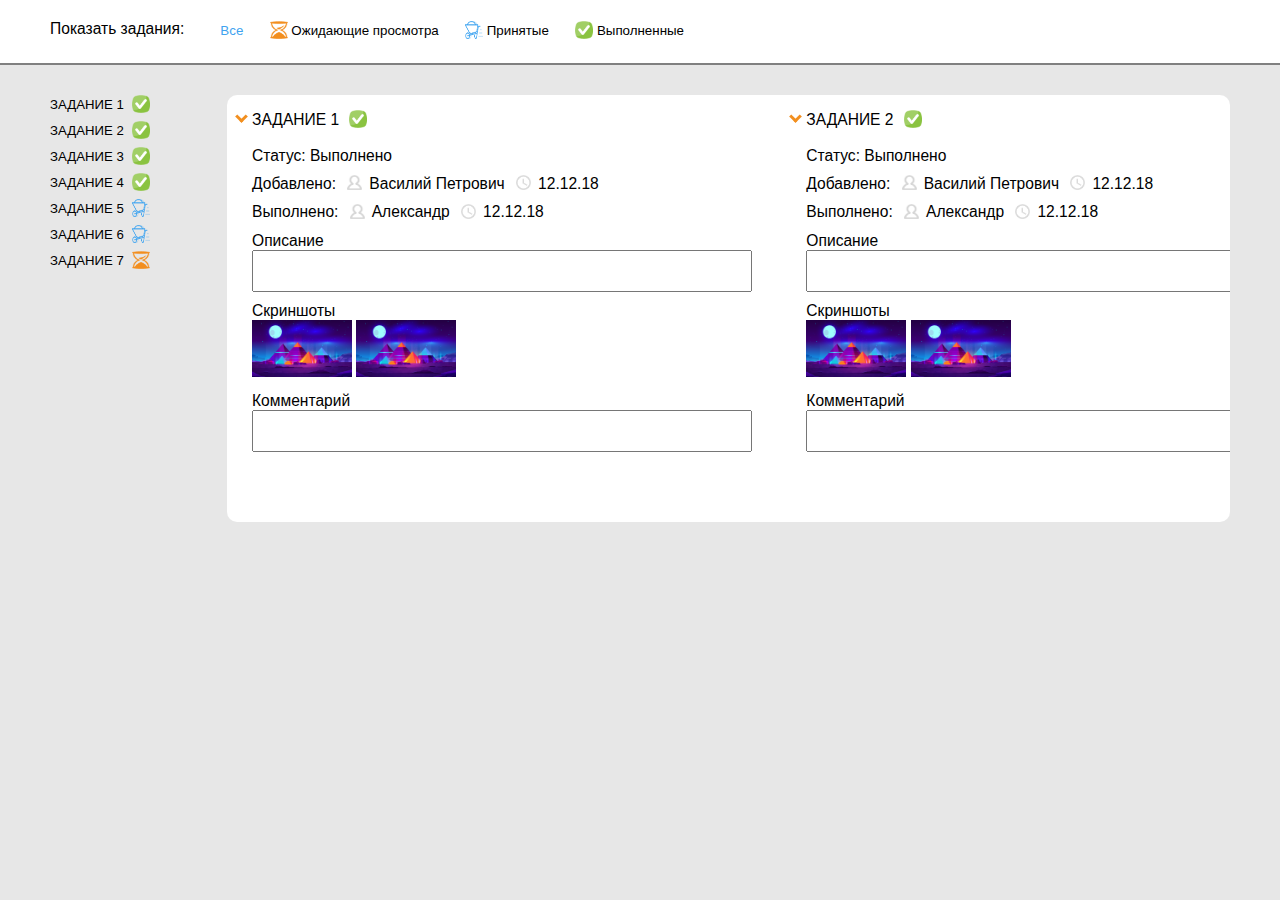
<file: Module Bug/index.html>
<!DOCTYPE html>
<html lang="ru">
<head>
    <meta charset="UTF-8">
    <meta name="viewport" content="width=device-width, initial-scale=1.0">
    <title>SGUGiT Project</title>
    <link rel="stylesheet" href="styles/main.css">
</head>
<body>
    <!-- TASKS -->
    <section class="tasks">

        <div class="tasks-header">
            <div class="container">
                <div class="tasks-header__inner">

                    <div class="tasks-header__title">Показать задания:</div>

                    <ul class="tasks-header__list" id="buttons">
                        <li class="tasks-header__item">
                            <button class="tasks-header__button tasks-header__button--all active" href="#" onclick="filterSelection('all')">Все</button>
                        </li>
                        <li class="tasks-header__item">
                            <button class="tasks-header__button tasks-header__button--wait" href="#" onclick="filterSelection('task-waiting')">
                                <img class="task-status" src="images/clock.png" alt="">
                                Ожидающие просмотра
                            </button>
                        </li>
                        <li class="tasks-header__item">
                            <button class="tasks-header__button tasks-header__button--accepted" href="#" onclick="filterSelection('task-accepted')">
                                <img class="task-status" src="images/accept.png" alt="">
                                Принятые
                            </button>
                        </li>
                        <li class="tasks-header__item">
                            <button class="tasks-header__button tasks-header__button--completed" href="#" onclick="filterSelection('task-completed')">
                                <img class="task-status" src="images/done.png" alt="">
                                Выполненные
                            </button>
                        </li>
                    </ul>

                </div> <!-- /.tasks-header__inner -->
            </div> <!-- /.container -->
        </div> <!-- /.tasks-header -->

        <div class="tasks-content">
            <div class="container">
                <div class="tasks-content__inner">

                    <aside class="tasks-catalog">
                        <ul class="tasks-catalog__list">
                            <li class="tasks-catalog__item">
                                <a class="tasks-catalog__link" href="#task-1">
                                    Задание 1
                                    <img class="task-status" src="images/done.png" alt="">
                                </a>
                            </li>
                            <li class="tasks-catalog__item">
                                <a class="tasks-catalog__link" href="#task-2">
                                    Задание 2
                                    <img class="task-status" src="images/done.png" alt="">
                                </a>
                            </li>
                            <li class="tasks-catalog__item">
                                <a class="tasks-catalog__link" href="#task-3">
                                    Задание 3
                                    <img class="task-status" src="images/done.png" alt="">
                                </a>
                            </li>
                            <li class="tasks-catalog__item">
                                <a class="tasks-catalog__link" href="#task-4">
                                    Задание 4
                                    <img class="task-status" src="images/done.png" alt="">
                                </a>

                            </li>
                            <li class="tasks-catalog__item">
                                <a class="tasks-catalog__link" href="#task-5">
                                    Задание 5
                                    <img class="task-status" src="images/accept.png" alt="">
                                </a>
                            </li>
                            <li class="tasks-catalog__item">
                                <a class="tasks-catalog__link" href="#task-6">
                                    Задание 6
                                    <img class="task-status" src="images/accept.png" alt="">
                                </a>
                            </li>
                            <li class="tasks-catalog__item">
                                <a class="tasks-catalog__link" href="#task-7">
                                    Задание 7
                                    <img class="task-status" src="images/clock.png" alt="">
                                </a>
                            </li>
                        </ul>
                    </aside>

                    <div class="report" id="report">
                        <div class="report-item task-completed" id="task-1">
                            <h3 class="report-item__title">
                                <i class="arrow"></i>Задание 1<img class="task-status" src="images/done.png">
                            </h3>
                            <div class="report-item__status">Статус: Выполнено</div>
                            <div class="report-item__added">
                                Добавлено: <img class="task-status task-status__person" src="images/person.png">Василий Петрович
                                <img class="task-status task-status__date" src="images/clock-gray.png">12.12.18
                            </div>
                            <div class="report-item__completed">
                                Выполнено: <img class="task-status task-status__person" src="images/person.png">Александр
                                <img class="task-status task-status__date" src="images/clock-gray.png">12.12.18
                            </div>
                            <div class="report-item__descr">
                                Описание
                                <textarea class="report-item__comment"></textarea>
                            </div>

                            <div class="report-item__pictures">
                                Скриншоты <br>
                                <img class="report-item__image" src="images/pic.jpg" alt="Screenshot">
                                <img class="report-item__image" src="images/pic.jpg" alt="Screenshot">
                            </div>
                            <div class="report-item__descr">
                                Комментарий
                                <textarea class="report-item__comment"></textarea>
                            </div>
                        </div>

                        <div class="report-item task-completed" id="task-2">
                            <h3 class="report-item__title">
                                <i class="arrow"></i>Задание 2<img class="task-status" src="images/done.png">
                            </h3>
                            <div class="report-item__status">Статус: Выполнено</div>
                            <div class="report-item__added">
                                Добавлено: <img class="task-status task-status__person" src="images/person.png">Василий Петрович
                                <img class="task-status task-status__date" src="images/clock-gray.png">12.12.18
                            </div>
                            <div class="report-item__completed">
                                Выполнено: <img class="task-status task-status__person" src="images/person.png">Александр
                                <img class="task-status task-status__date" src="images/clock-gray.png">12.12.18
                            </div>
                            <div class="report-item__descr">
                                Описание
                                <textarea class="report-item__comment"></textarea>
                            </div>

                            <div class="report-item__pictures">
                                Скриншоты <br>
                                <img class="report-item__image" src="images/pic.jpg" alt="Screenshot">
                                <img class="report-item__image" src="images/pic.jpg" alt="Screenshot">
                            </div>
                            <div class="report-item__descr">
                                Комментарий
                                <textarea class="report-item__comment"></textarea>
                            </div>
                        </div>

                        <div class="report-item task-completed" id="task-3">
                            <h3 class="report-item__title">
                                <i class="arrow"></i>Задание 3<img class="task-status" src="images/done.png">
                            </h3>
                            <div class="report-item__status">Статус: Выполнено</div>
                            <div class="report-item__added">
                                Добавлено: <img class="task-status task-status__person" src="images/person.png">Василий Петрович
                                <img class="task-status task-status__date" src="images/clock-gray.png">12.12.18
                            </div>
                            <div class="report-item__completed">
                                Выполнено: <img class="task-status task-status__person" src="images/person.png">Александр
                                <img class="task-status task-status__date" src="images/clock-gray.png">12.12.18
                            </div>
                            <div class="report-item__descr">
                                Описание
                                <textarea class="report-item__comment"></textarea>
                            </div>

                            <div class="report-item__pictures">
                                Скриншоты <br>
                                <img class="report-item__image" src="images/pic.jpg" alt="Screenshot">
                                <img class="report-item__image" src="images/pic.jpg" alt="Screenshot">
                            </div>
                            <div class="report-item__descr">
                                Комментарий
                                <textarea class="report-item__comment"></textarea>
                            </div>
                        </div>

                        <div class="report-item task-completed" id="task-4">
                            <h3 class="report-item__title">
                                <i class="arrow"></i>Задание 4<img class="task-status" src="images/done.png">
                            </h3>
                            <div class="report-item__status">Статус: Выполнено</div>
                            <div class="report-item__added">
                                Добавлено: <img class="task-status task-status__person" src="images/person.png">Василий Петрович
                                <img class="task-status task-status__date" src="images/clock-gray.png">12.12.18
                            </div>
                            <div class="report-item__completed">
                                Выполнено: <img class="task-status task-status__person" src="images/person.png">Александр
                                <img class="task-status task-status__date" src="images/clock-gray.png">12.12.18
                            </div>
                            <div class="report-item__descr">
                                Описание
                                <textarea class="report-item__comment"></textarea>
                            </div>

                            <div class="report-item__pictures">
                                Скриншоты <br>
                                <img class="report-item__image" src="images/pic.jpg" alt="Screenshot">
                                <img class="report-item__image" src="images/pic.jpg" alt="Screenshot">
                            </div>
                            <div class="report-item__descr">
                                Комментарий
                                <textarea class="report-item__comment"></textarea>
                            </div>
                        </div>

                        <div class="report-item task-accepted" id="task-5">
                            <h3 class="report-item__title">
                                <i class="arrow"></i>Задание 5<img class="task-status" src="images/accept.png">
                            </h3>
                            <div class="report-item__status">Статус: Выполнено</div>
                            <div class="report-item__added">
                                Добавлено: <img class="task-status task-status__person" src="images/person.png">Василий Петрович
                                <img class="task-status task-status__date" src="images/clock-gray.png">12.12.18
                            </div>
                            <div class="report-item__completed">
                                Выполнено: <img class="task-status task-status__person" src="images/person.png">Александр
                                <img class="task-status task-status__date" src="images/clock-gray.png">12.12.18
                            </div>
                            <div class="report-item__descr">
                                Описание
                                <textarea class="report-item__comment"></textarea>
                            </div>

                            <div class="report-item__pictures">
                                Скриншоты <br>
                                <img class="report-item__image" src="images/pic.jpg" alt="Screenshot">
                                <img class="report-item__image" src="images/pic.jpg" alt="Screenshot">
                            </div>
                            <div class="report-item__descr">
                                Комментарий
                                <textarea class="report-item__comment"></textarea>
                            </div>
                        </div>

                        <div class="report-item task-accepted" id="task-6">
                            <h3 class="report-item__title">
                                <i class="arrow"></i>Задание 6<img class="task-status" src="images/accept.png">
                            </h3>
                            <div class="report-item__status">Статус: Выполнено</div>
                            <div class="report-item__added">
                                Добавлено: <img class="task-status task-status__person" src="images/person.png">Василий Петрович
                                <img class="task-status task-status__date" src="images/clock-gray.png">12.12.18
                            </div>
                            <div class="report-item__completed">
                                Выполнено: <img class="task-status task-status__person" src="images/person.png">Александр
                                <img class="task-status task-status__date" src="images/clock-gray.png">12.12.18
                            </div>
                            <div class="report-item__descr">
                                Описание
                                <textarea class="report-item__comment"></textarea>
                            </div>

                            <div class="report-item__pictures">
                                Скриншоты <br>
                                <img class="report-item__image" src="images/pic.jpg" alt="Screenshot">
                                <img class="report-item__image" src="images/pic.jpg" alt="Screenshot">
                            </div>
                            <div class="report-item__descr">
                                Комментарий
                                <textarea class="report-item__comment"></textarea>
                            </div>
                        </div>

                        <div class="report-item task-waiting" id="task-7">
                            <h3 class="report-item__title">
                                <i class="arrow"></i>Задание 7<img class="task-status" src="images/clock.png">
                            </h3>
                            <div class="report-item__status">Статус: Выполнено</div>
                            <div class="report-item__added">
                                Добавлено: <img class="task-status task-status__person" src="images/person.png">Василий Петрович
                                <img class="task-status task-status__date" src="images/clock-gray.png">12.12.18
                            </div>
                            <div class="report-item__completed">
                                Выполнено: <img class="task-status task-status__person" src="images/person.png">Александр
                                <img class="task-status task-status__date" src="images/clock-gray.png">12.12.18
                            </div>
                            <div class="report-item__descr">
                                Описание
                                <textarea class="report-item__comment"></textarea>
                            </div>

                            <div class="report-item__pictures">
                                Скриншоты <br>
                                <img class="report-item__image" src="images/pic.jpg" alt="Screenshot">
                                <img class="report-item__image" src="images/pic.jpg" alt="Screenshot">
                            </div>
                            <div class="report-item__descr">
                                Комментарий
                                <textarea class="report-item__comment"></textarea>
                            </div>
                        </div> <!-- /.report-item -->

                    </div> <!-- /.report -->

                </div> <!-- ..tasks-content__inner -->
            </div> <!-- /.container -->
        </div> <!-- /.tasks-content -->

    </section>
    <!-- TASKS END -->

    <script src="scripts/main.js"></script>
</body>
</html>
</file>
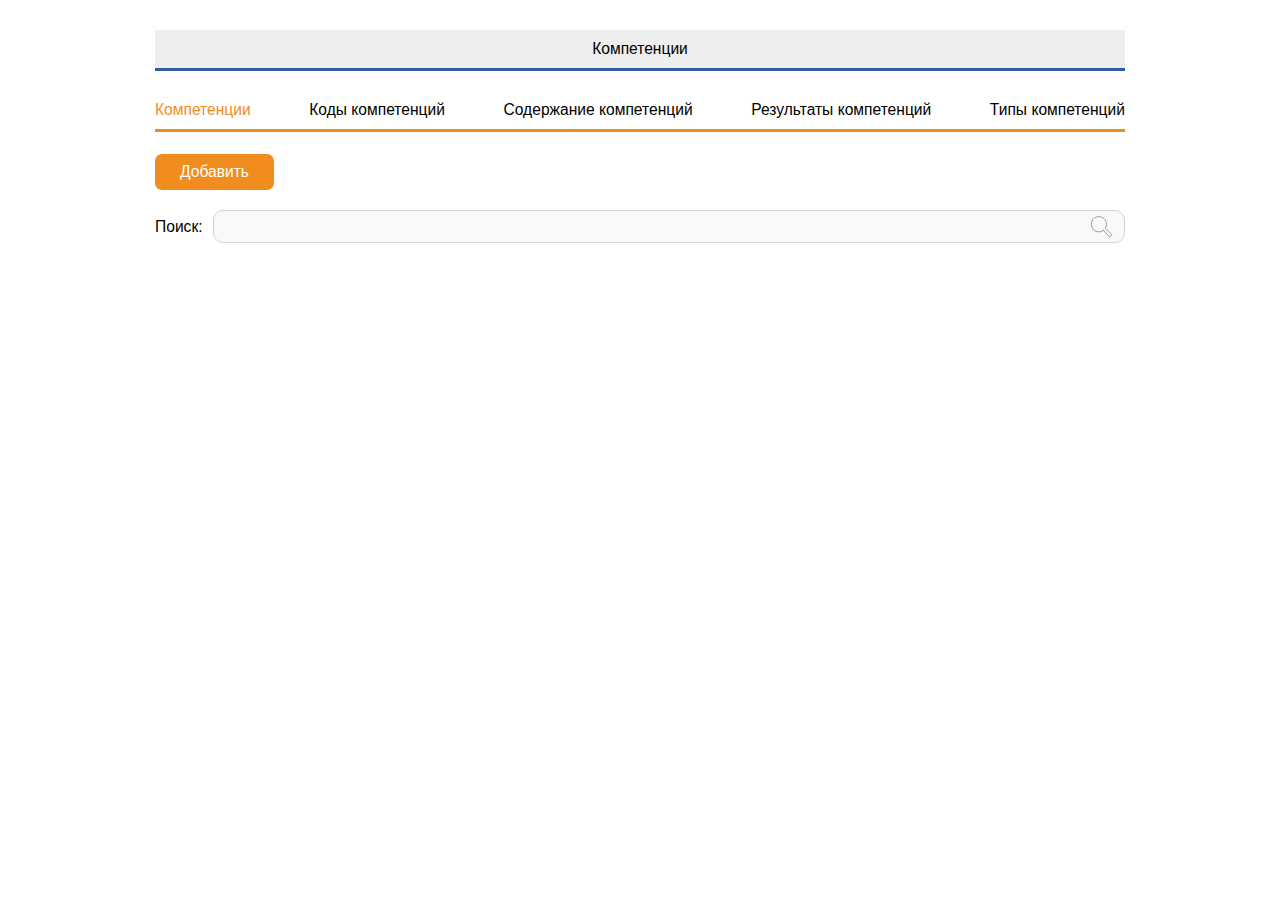
<file: Module Competence/index.html>
<!DOCTYPE html>
<html lang="ru">
<head>
    <meta charset="UTF-8">
    <meta name="viewport" content="width=device-width, initial-scale=1.0">
    <title>Компетенции</title>
    <link rel="stylesheet" href="styles/main.css">
</head>
<body>

    <!-- COMPETENCE -->
    <section class="competence">

        <div class="competence-header">
            <h1 class="competence-header__title">Компетенции</h1>
        </div> <!-- /.competence-header -->

        <div class="competence-menu">
            <ul class="competence-menu__list">
                <li class="ccompetence-menu__item">
                    <a class="competence-menu__link active" href="#competence-all">Компетенции</a>
                </li>
                <li class="competence-menu__item">
                    <a class="competence-menu__link" href="#competence-codes">Коды компетенций</a>
                </li>
                <li class="competence-menu__item">
                    <a class="competence-menu__link" href="#competence-content">Содержание компетенций</a>
                </li>
                <li class="competence-menu__item">
                    <a class="competence-menu__link" href="#competence-results">Результаты компетенций</a>
                </li>
                <li class="competence-menu__item">
                    <a class="competence-menu__link" href="#competence-types">Типы компетенций</a>
                </li>
            </ul>
        </div> <!-- /.competence-menu -->

        <div class="competence-tools">
            <a class="competence-tools__add button" id="showPopup">Добавить</a>

            <form class="competence-tools__form" action="">
                <label class="competence-tools__label"for="search">Поиск:</label>
                <input class="competence-tools__input type="text">
                <svg class="competence-tools__icon" xmlns="http://www.w3.org/2000/svg" width="64" height="64" viewBox="0 0 194 186">
                    <path d="M40 40.6c-4.1 4-9.8 6.5-16 6.5-12.7 0-23-10.3-23-23s10.3-23 23-23 23 10.3 23 23c0 4.4-1.2 8.5-3.4 12l.1.1 18.9 18.9c.8.8-.1 2.9-1.9 4.7h0c-1.8 1.8-4 2.7-4.7 1.9l-19-19" 
                    stroke="#6B6C6E" stroke-width="2" fill="none" fill-rule="evenodd"/>
                </svg>
            </form>
        </div> <!-- /.competence-tools -->

        <div class="competence-main">

            <!-- Секция "Компетенции" -->
            <div class="competence-main__all" id="competence-all">
                <table class="table-competence" id="table-all">
                    <thead class="table-competence__header">
                        <tr class="table-competence__row">
                            <td class="table-competence__number">№</td>
                            <td class="table-competence__code">Код компетенции</td>
                            <td class="table-competence__content">Содержание формулируемой компетенции</td>
                            <td class="table-competence__actions">Действия</td>
                        </tr>
                    </thead>

                    <tr class="table-competence__row" style="background-color: #fff;">
                        <td colspan="5" style="text-align: center; padding: 5px 0;">общекультурные компетенции</td>
                    </tr>

                    <tbody class="table-competence__body">
                        <tr class="table-competence__row">
                            <td class="table-competence__number">1</td>
                            <td class="table-competence__code">ОК-1</td>
                            <td class="table-competence__content">способность к абстрактному мышлению, анализу, синтезу</td>
                            <td class="table-competence__actions">
                                <a class="table-competence__edit" href="#">Изменить</a> 
                                <a class="table-competence__delete" href="#">Удалить</a>
                            </td>
                        </tr>

                        <tr class="table-competence__row">
                            <td class="table-competence__number">2</td>
                            <td class="table-competence__code">ОК-2</td>
                            <td class="table-competence__content">способность проводить обоснование состава, характеристик и функциональных возможностей систем и средств обеспечения информационной безопасности объектов защиты на основе российских и международных стандартов</td>
                            <td class="table-competence__actions">
                                <a class="table-competence__edit" href="#">Изменить</a> 
                                <a class="table-competence__delete" href="#">Удалить</a>
                            </td>
                        </tr>
                    </tbody>

                    <tr class="table-competence__row" style="background-color: #fff;">
                        <td colspan="5" style="text-align: center; padding: 5px 0;">профессиональные компетенции</td>
                    </tr>

                    <tbody class="table-competence__body">
                        <tr class="table-competence__row">
                            <td class="table-competence__number">2</td>
                            <td class="table-competence__code">ОК-2</td>
                            <td class="table-competence__content">способность проводить обоснование состава, характеристик и функциональных возможностей систем и средств обеспечения информационной безопасности объектов защиты на основе российских и международных стандартов</td>
                            <td class="table-competence__actions">
                                <a class="table-competence__edit" href="#">Изменить</a> 
                                <a class="table-competence__delete" href="#">Удалить</a>
                            </td>
                        </tr>
                    </tbody>

                </table>
            </div> <!-- /.competence-main__all -->

            <!-- Секция "Коды компетенций" -->
            <div class="competence-main__codes" id="competence-codes">
                <table class="table-competence" id="table-codes" name="tab1">
                    <thead class="table-competence__header">
                        <tr class="table-competence__row">
                            <td class="table-competence__number">№</td>
                            <td class="table-competence__code">Код компетенции</td>
                            <td class="table-competence__names">Наименование</td>
                            <td class="table-competence__actions">Действия</td>
                        </tr>
                    </thead>

                    <tbody class="table-competence__body">
                        <tr class="table-competence__row">
                            <td class="table-competence__number">1</td>
                            <td class="table-competence__code">ОК-1</td>
                            <td class="table-competence__names">ОК-1</td>
                            <td class="table-competence__actions">
                                <a class="table-competence__edit" href="#">Изменить</a> 
                            </td>
                        </tr>

                        <tr class="table-competence__row">
                            <td class="table-competence__number">2</td>
                            <td class="table-competence__code">ОК-2</td>
                            <td class="table-competence__names">ОК</td>
                            <td class="table-competence__actions">
                                <a class="table-competence__edit" href="#">Изменить</a> 
                            </td>
                        </tr>

                        <tr class="table-competence__row">
                            <td class="table-competence__number">3</td>
                            <td class="table-competence__code">МЛ-9</td>
                            <td class="table-competence__names">МЛ</td>
                            <td class="table-competence__actions">
                                <a class="table-competence__edit" href="#">Изменить</a> 
                            </td>
                        </tr>

                        <tr class="table-competence__row">
                            <td class="table-competence__number">4</td>
                            <td class="table-competence__code">МЛ-9</td>
                            <td class="table-competence__names">МЛ</td>
                            <td class="table-competence__actions">
                                <a class="table-competence__edit" href="#">Изменить</a> 
                            </td>
                        </tr>

                        <tr class="table-competence__row">
                            <td class="table-competence__number">5</td>
                            <td class="table-competence__code">МЛ-9</td>
                            <td class="table-competence__names">МЛ</td>
                            <td class="table-competence__actions">
                                <a class="table-competence__edit" href="#">Изменить</a> 
                            </td>
                        </tr>
                    </tbody>
                </table>
            </div> <!-- /.competence-main__codes-->

            <!-- Секция "Содержание компетенций" -->
            <div class="competence-main__content" id="competence-content">
                <table class="table-competence" id="table-content">
                    <thead class="table-competence__header">
                        <tr class="table-competence__row">
                            <td class="table-competence__number">№</td>
                            <td class="table-competence__content">Содержание формулируемой компетенции</td>
                            <td class="table-competence__names">Наименование</td>
                            <td class="table-competence__actions">Действия</td>
                        </tr>
                    </thead>

                    <tbody class="table-competence__body">
                        <tr class="table-competence__row">
                            <td class="table-competence__number">1</td>
                            <td class="table-competence__content">способность к абстрактному мышлению, анализу, синтезу</td>
                            <td class="table-competence__names">анализ</td>
                            <td class="table-competence__actions">
                                <a class="table-competence__edit" href="#">Изменить</a> 
                            </td>
                        </tr>

                        <tr class="table-competence__row">
                            <td class="table-competence__number">2</td>
                            <td class="table-competence__content">способность проводить обоснование состава, характеристик и функциональных возможностей систем и средств обеспечения информационной безопасности объектов защиты на основе российских и международных стандартов</td>
                            <td class="table-competence__names">информационная безопасность</td>
                            <td class="table-competence__actions">
                                <a class="table-competence__edit" href="#">Изменить</a> 
                            </td>
                        </tr>

                        <tr class="table-competence__row">
                            <td class="table-competence__number">3</td>
                            <td class="table-competence__content">способность к абстрактному мышлению, анализу, синтезу</td>
                            <td class="table-competence__names">синтез</td>
                            <td class="table-competence__actions">
                                <a class="table-competence__edit" href="#">Изменить</a> 
                            </td>
                        </tr>
                    </tbody>
                </table>
            </div> <!-- /.competence-main__content -->

            <!-- Секция "Результаты компетенций" -->
            <div class="competence-main__results" id="competence-results">
                <table class="table-competence" id="table-results">
                    <thead class="table-competence__header">
                        <tr class="table-competence__row">
                            <td class="table-competence__number">№</td>
                            <td class="table-competence__results">Образовательные результаты</td>
                            <td class="table-competence__names">Наименование</td>
                            <td class="table-competence__actions">Действия</td>
                        </tr>
                    </thead>

                    <tbody class="table-competence__body">
                        <tr class="table-competence__row">
                            <td class="table-competence__number">1</td>
                            <td class="table-competence__results">
                                <span class="table-competence__graduate">Выпускник знает: </span>
                                основные вопросы современной теории нормативных документов
                                <span class="table-competence__graduate">Выпускник умеет: </span>
                                применять отечественные и зарубежные стандарты по обеспечению информационной безопасности
                                <span class="table-competence__graduate">Выпускник владеет: </span>
                                методикой формирования комплексных мер по защите информации
                            </td>
                            <td class="table-competence__names">защита информации</td>
                            <td class="table-competence__actions">
                                <a class="table-competence__edit" href="#">Изменить</a> 
                            </td>
                        </tr>

                        <tr class="table-competence__row">
                            <td class="table-competence__number">2</td>
                            <td class="table-competence__results">
                                <span class="table-competence__graduate">Выпускник знает: </span>
                                основные вопросы современной теории нормативных документов
                                <span class="table-competence__graduate">Выпускник умеет: </span>
                                применять отечественные и зарубежные стандарты по обеспечению информационной безопасности
                                <span class="table-competence__graduate">Выпускник владеет: </span>
                                методикой формирования комплексных мер по защите информации
                            </td>
                            <td class="table-competence__names">информационная безопасность</td>
                            <td class="table-competence__actions">
                                <a class="table-competence__edit" href="#">Изменить</a> 
                            </td>
                        </tr>
                    </tbody>
                </table>
            </div> <!-- /.competence-main__results -->

            <!-- Секция "Типы компетенций" -->
            <div class="competence-main__types" id="competence-types">
                <table class="table-competence" id="table-types">
                    <thead class="table-competence__header">
                        <tr class="table-competence__row">
                            <td class="table-competence__number">№</td>
                            <td class="table-competence__types">Тип компетенции</td>
                            <td class="table-competence__names">Наименование</td>
                            <td class="table-competence__actions">Действия</td>
                        </tr>
                    </thead>

                    <tbody class="table-competence__body">
                        <tr class="table-competence__row">
                            <td class="table-competence__number">1</td>
                            <td class="table-competence__types">общекультурные</td>
                            <td class="table-competence__names">общекультурные</td>
                            <td class="table-competence__actions">
                                <a class="table-competence__edit" href="#">Изменить</a> 
                            </td>
                        </tr>

                        <tr class="table-competence__row">
                            <td class="table-competence__number">2</td>
                            <td class="table-competence__types">общепрофессиональные</td>
                            <td class="table-competence__names">общепрофессиональные</td>
                            <td class="table-competence__actions">
                                <a class="table-competence__edit" href="#">Изменить</a> 
                            </td>
                        </tr>

                        <tr class="table-competence__row">
                            <td class="table-competence__number">3</td>
                            <td class="table-competence__types">профессиональные</td>
                            <td class="table-competence__names">профессиональные</td>
                            <td class="table-competence__actions">
                                <a class="table-competence__edit" href="#">Изменить</a> 
                            </td>
                        </tr>
                    </tbody>
                </table>
            </div> <!-- /.competence-main__types -->
        </div> <!-- /.competence-main -->
    </section>
    <!-- COMPETENCE END -->

    <!-- POPUP-ОКНА -->
    <div class="popup-add" id="popup-all">
        <div class="popup-add__body">
            <div class="popup-add__content">
                <div class="popup-add__title">Добавить: компетенция</div>
                <a class="popup-add__close" href="#"></a>

                <div class="popup-modes separate-item">
                    <span class="popup-modes__title">Режим заполнения:</span>
                    <button class="popup-modes__btn" id="manually">Только вручную</button>
                    <button class="popup-modes__btn" id="from-list">Только из списка</button>
                    <button class="popup-modes__btn" id="mixed">Смешанный</button>
                </div>

                <div class="popup-add__item separate-item">
                    <label class="popup-add__label">
                        <span class="popup-add__text">Наименование:</span>
                        <input class="popup-add__input" type="text">
                    </label>
                </div>

                <div class="popup-add__item separate-item">
                    <label class="popup-add__label popup-add__label--indent">
                        <p class="popup-add__remark">введите текст вручную</p>
                        <span class="popup-add__text">Тип компетенции:</span>
                        <input class="popup-add__input" type="text">
                    </label>

                    <label class="popup-add__label popup-add__label--disabled">
                        <span class="popup-add__text">Наименование:</span>
                        <input class="popup-add__input" type="text" disabled>
                    </label>

                    <label class="popup-add__label popup-add__label--indent popup-add__label--disabled">
                        <div class="empty-space"></div>
                        <p class="popup-add__remark">или выберите код компетенции из списка существующих</p>
                        <select class="popup-add__select" disabled>
                            <option disabled selected>выбрать</option>
                        </select>
                    </label>
                </div>

                <div class="popup-add__item separate-item">
                    <label class="popup-add__label popup-add__label--indent">
                        <p class="popup-add__remark">введите текст вручную</p>
                        <span class="popup-add__text">Код компетенции:</span>
                        <input class="popup-add__input" type="text">
                    </label>

                    <label class="popup-add__label popup-add__label--disabled">
                        <span class="popup-add__text">Наименование:</span>
                        <input class="popup-add__input" type="text" disabled>
                    </label>

                    <label class="popup-add__label popup-add__label--indent popup-add__label--disabled">
                        <div class="empty-space"></div>
                        <p class="popup-add__remark">или выберите код компетенции из списка существующих</p>
                        <select class="popup-add__select" disabled>
                            <option disabled selected>выбрать</option>
                        </select>
                    </label>

                    <label class="popup-add__label popup-add__label--indent popup-add__label--disabled">
                        <div class="empty-space"></div>
                        <p class="popup-add__remark">(дополнительно) отфильтруйте список кодов компетенций по наименованию</p>
                        <select class="popup-add__select" disabled>
                            <option disabled selected>выбрать</option>
                        </select>
                    </label>
                </div>

                <div class="popup-add__item">
                    <label class="popup-add__label popup-add__label--indent">
                        <p class="popup-add__remark">введите текст вручную</p>
                        <span class="popup-add__text">Содержание компетенции:</span>
                        <textarea class="popup-add__textarea" type="text"></textarea>
                    </label>

                    <label class="popup-add__label popup-add__label--disabled">
                        <span class="popup-add__text">Наименование:</span>
                        <input class="popup-add__input" type="text" disabled>
                    </label>

                    <label class="popup-add__label popup-add__label--indent popup-add__label--disabled no-empty">
                        <p class="popup-add__remark">или выберите код компетенции из списка существующих</p>
                        <select class="popup-add__select" disabled>
                            <option disabled selected>выбрать</option>
                        </select>
                    </label>

                    <label class="popup-add__label popup-add__label--indent popup-add__label--disabled no-empty">
                        <p class="popup-add__remark">(дополнительно) отфильтруйте список кодов компетенций по наименованию</p>
                        <select class="popup-add__select" disabled>
                            <option disabled selected>выбрать</option>
                        </select>
                    </label>
                </div>

                <div class="popup-add__buttons">
                    <button class="popup-add__btn button close-btn"">Сохранить и закрыть</button>
                    <button class="popup-add__btn button save-btn">Сохранить</button>
                </div>
            </div>
        </div>
    </div> <!-- ./popup-all -->

    <div class="popup-add" id="popup-codes">
        <div class="popup-add__body">
            <div class="popup-add__content">
                <div class="popup-add__title">Добавить: код компетенции</div>
                <a class="popup-add__close" href="#"></a>

                <label class="popup-add__label">
                    <span class="popup-add__text">Наименование:</span>
                    <input class="popup-add__input" type="text">
                </label>

                <label class="popup-add__label">
                    <span class="popup-add__text">Код компетенции:</span>
                    <input class="popup-add__input" type="text"></input>
                </label>

                <div class="popup-add__buttons">
                    <button class="popup-add__btn button close-btn">Сохранить и закрыть</button>
                    <button class="popup-add__btn button save-btn">Сохранить</button>
                </div>
            </div>
        </div>
    </div> <!-- ./popup-codes -->

    <div class="popup-add" id="popup-content">
        <div class="popup-add__body">
            <div class="popup-add__content">
                <div class="popup-add__title">Добавить: содержание компетенции</div>
                <a class="popup-add__close" href="#"></a>

                <label class="popup-add__label">
                    <span class="popup-add__text">Наименование:</span>
                    <input class="popup-add__input" type="text">
                </label>

                <label class="popup-add__label">
                    <span class="popup-add__text">Содержание компетенции:</span>
                    <textarea class="popup-add__textarea" type="text"></textarea>
                </label>

                <div class="popup-add__buttons">
                    <button class="popup-add__btn button close-btn">Сохранить и закрыть</button>
                    <button class="popup-add__btn button save-btn">Сохранить</button>
                </div>
            </div>
        </div>
    </div> <!-- ./popup-content -->

    <div class="popup-add" id="popup-results">
        <div class="popup-add__body">
            <div class="popup-add__content">
                <div class="popup-add__title">Добавить: образовательные результаты</div>
                <a class="popup-add__close" href="#"></a>

                <label class="popup-add__label">
                    <span class="popup-add__text">Наименование:</span>
                    <input class="popup-add__input" type="text">
                </label>

                <label class="popup-add__label">
                    <span class="popup-add__text">Выпускник знает:</span>
                    <textarea class="popup-add__textarea" type="text"></textarea>
                </label>

                <label class="popup-add__label">
                    <span class="popup-add__text">Выпускник умеет:</span>
                    <textarea class="popup-add__textarea" type="text"></textarea>
                </label>

                <label class="popup-add__label">
                    <span class="popup-add__text">Выпускник владеет:</span>
                    <textarea class="popup-add__textarea" type="text"></textarea>
                </label>

                <div class="popup-add__buttons">
                    <button class="popup-add__btn button close-btn">Сохранить и закрыть</button>
                    <button class="popup-add__btn button save-btn">Сохранить</button>
                </div>
            </div>
        </div>
    </div> <!-- ./popup-results -->

    <div class="popup-add" id="popup-types">
        <div class="popup-add__body">
            <div class="popup-add__content">
                <div class="popup-add__title">Добавить: тип компетенции</div>
                <a class="popup-add__close" href="#"></a>

                <label class="popup-add__label">
                    <span class="popup-add__text">Наименование:</span>
                    <input class="popup-add__input" type="text">
                </label>

                <label class="popup-add__label">
                    <span class="popup-add__text">Тип компетенции:</span>
                    <input class="popup-add__input" type="text"></input>
                </label>

                <label class="popup-add__label">
                    <span class="popup-add__text">Тип компетенции <br>(в род. падеже):</span>
                    <input class="popup-add__input" type="text"></input>
                </label>

                <div class="popup-add__buttons">
                    <button class="popup-add__btn button close-btn">Сохранить и закрыть</button>
                    <button class="popup-add__btn button save-btn">Сохранить</button>
                </div>
            </div>
        </div>
    </div> <!-- ./popup-types -->

    <script src="scripts/main.js"></script>
</body>
</html>
</file>
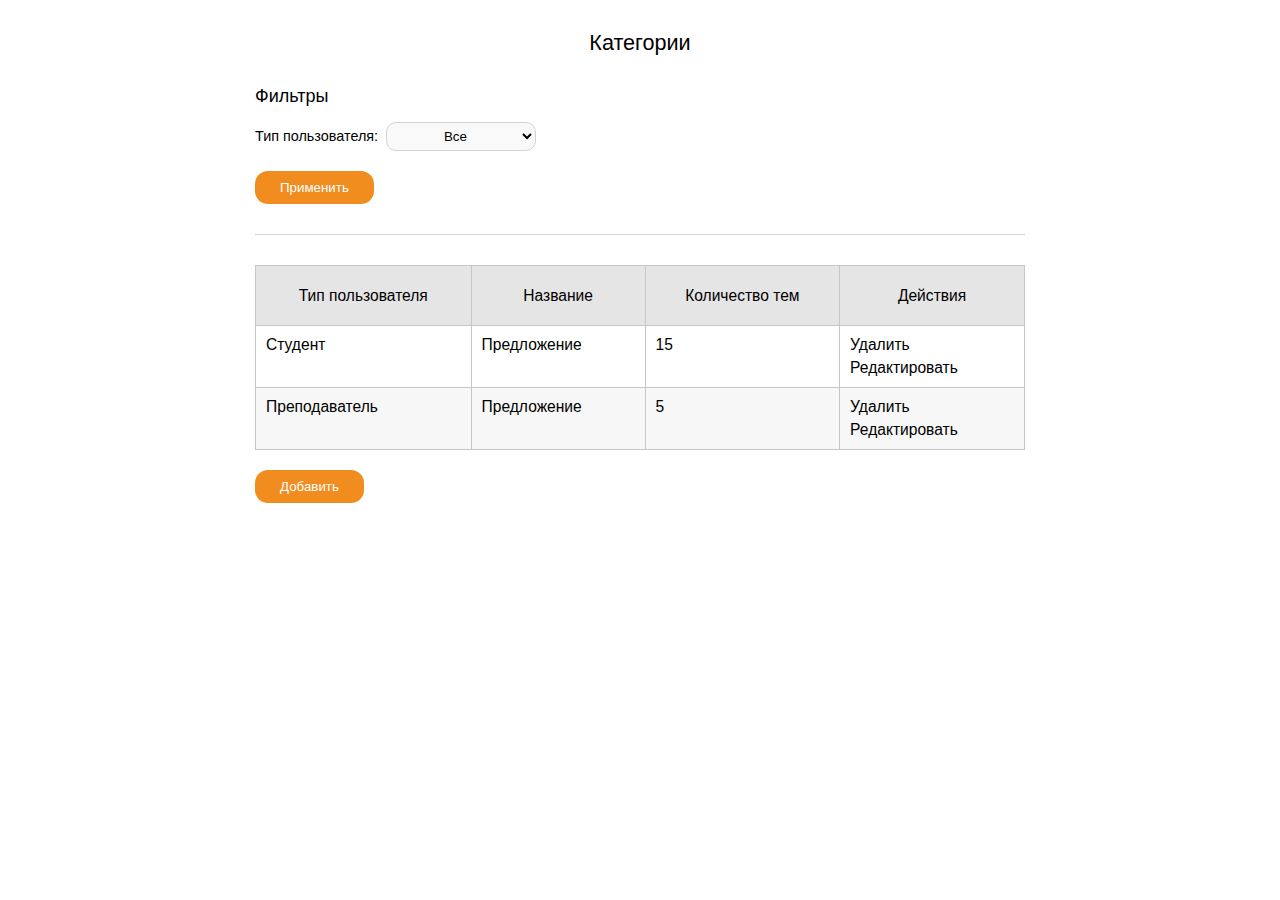
<file: Module Feedback/categories.html>
<!DOCTYPE html>
<html lang="ru">
<head>
    <meta charset="UTF-8">
    <meta http-equiv="X-UA-Compatible" content="IE=edge">
    <meta name="viewport" content="width=device-width, initial-scale=1.0">
    <title>ЭИОС | Категории</title>
    <link rel="stylesheet" href="styles/main.css">
    <link rel="stylesheet" href="styles/layouts/feedback.css">
    <link rel="stylesheet" href="styles/components/popup.css">
    <link rel="stylesheet" href="styles/components/toggle-button.css">
</head>
<body>

    <section class="feedback feedback-categories">
        <div class="container">
            <div class="feedback__content">
                <div class="feedback__title">Категории</div>

                <div class="feedback-filters">
                    <div class="feedback-filters__title">Фильтры</div>

                    <div class="feedback-filters__content">
                        <label class="feedback-filters__label" for="user-type">Тип пользователя:</label>
                        <select class="feedback-filters__select" type="select" id="user-type">
                            <option class="feedback-filters__option" value="all">Все</option>
                            <option class="feedback-filters__option" value="student">Студент</option>
                            <option class="feedback-filters__option" value="teacher">Преподаватель</option>
                        </select>
                    </div>

                    <button class="feedback-filters__button button" id="filters-button">Применить</button>
                </div>

                <table class="feedback-table feedback-categories__table" id="categories-table">
                    <thead class="feedback-table__header">
                        <tr>
                            <td>Тип пользователя</td>
                            <td>Название</td>
                            <td>Количество тем</td>
                            <td>Действия</td>
                        </tr>
                    </thead>

                    <tbody class="feedback-table__body">
                        <tr class="feedback-table__row" data-user-type="student">
                            <td class="feedback-table__type">Студент</td>
                            <td class="feedback-table__title">Предложение</td>
                            <td class="feedback-table__themes-count">15</td>
                            <td class="feedback-table__actions">
                                <a class="feedback-table__edit" href="#">Удалить</a>
                                <a class="feedback-table__edit" href="#">Редактировать</a>
                            </td>
                        </tr>

                        <tr class="feedback-table__row" data-user-type="teacher">
                            <td class="feedback-table__type">Преподаватель</td>
                            <td class="feedback-table__title">Предложение</td>
                            <td class="feedback-table__themes-count">5</td>
                            <td class="feedback-table__actions">
                                <a class="feedback-table__edit" href="#">Удалить</a>
                                <a class="feedback-table__edit" href="#">Редактировать</a>
                            </td>
                        </tr>
                    </tbody>
                </table>

                <button class="feedback__button button" id="button-entry">Добавить</button>
            </div>
        </div>
    </section>

    <!-- POPUP-CALL -->
    <div class="popup popup-category" id="popup-category">
        <div class="popup__container">
            <div class="popup__content">
                <p class="popup__title">Добавление категории</p>

                <form class="popup-form" action="#">
                    <div class="popup-form__item">
                        <label class="popup-form__label" for="popup__user-type">Тип пользователя: </label>
                        <select class="popup-form__select feedback-filters__select" type="select" id="popup__user-type">
                            <option class="popup-form__option feedback-filters__option" value="student">Студент</option>
                            <option class="popup-form__option feedback-filters__option" value="teacher">Преподаватель</option>
                        </select>
                    </div>
                    <div class="popup-form__item">
                        <label class="popup-form__label" for="popup__category-title">Название категории: </label>
                        <input class="popup-form__input" id="popup__category-title" type="text">
                    </div>
                    <button class="button button--blue" id="popup__new-entry">Отправить</button>
                </form>

                <div class="toggle-button popup-close active" id="popup-close">
                    <div class="toggle-button__item"></div>
                    <div class="toggle-button__item"></div>
                    <div class="toggle-button__item"></div>
                </div>
            </div> <!-- /.popup__content -->
        </div> <!-- /.popup__container -->
    </div>
    <!-- POPUP-CALL END -->

    <script src="scripts/categories.js"></script>
</body>
</html>
</file>
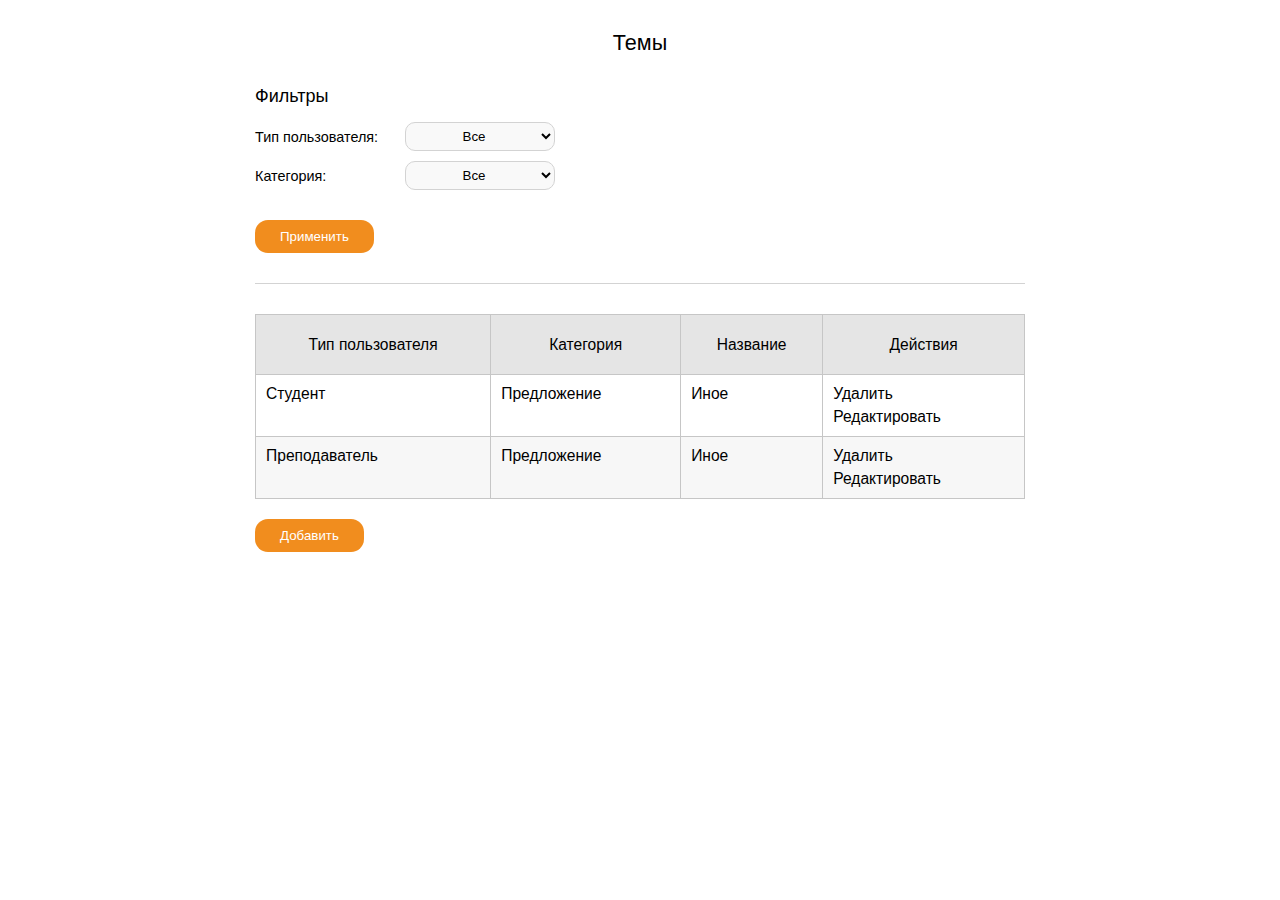
<file: Module Feedback/themes.html>
<!DOCTYPE html>
<html lang="ru">
<head>
    <meta charset="UTF-8">
    <meta http-equiv="X-UA-Compatible" content="IE=edge">
    <meta name="viewport" content="width=device-width, initial-scale=1.0">
    <title>ЭИОС | Темы</title>
    <link rel="stylesheet" href="styles/main.css">
    <link rel="stylesheet" href="styles/layouts/feedback.css">
    <link rel="stylesheet" href="styles/components/popup.css">
    <link rel="stylesheet" href="styles/components/toggle-button.css">
</head>
<body>

    <section class="feedback feedback-themes">
        <div class="container">
            <div class="feedback__content">
                <div class="feedback__title">Темы</div>

                <div class="feedback-filters">
                    <div class="feedback-filters__title">Фильтры</div>

                    <div class="feedback-filters__content">
                        <div class="feedback-filters__item">
                            <label class="feedback-filters__label" for="filter__user-type">Тип пользователя:</label>
                            <select class="feedback-filters__select" type="select" id="user-type">
                                <option class="feedback-filters__option" value="all">Все</option>
                                <option class="feedback-filters__option" value="student">Студент</option>
                                <option class="feedback-filters__option" value="teacher">Преподаватель</option>
                            </select>
                        </div>
                        
                        <div class="feedback-filters__item">
                            <label class="feedback-filters__label" for="filter__category">Категория:</label>
                            <select class="feedback-filters__select" type="select" id="filter-category">
                                <option class="feedback-filters__option" value="all">Все</option>
                                <option class="feedback-filters__option" value="student">Студент</option>
                                <option class="feedback-filters__option" value="teacher">Преподаватель</option>
                            </select>
                        </div>
                    </div>

                    <button class="feedback-filters__button button" id="filters-button">Применить</button>
                </div>

                <table class="feedback-table feedback-themes__table" id="categories-table">
                    <thead class="feedback-table__header">
                        <tr>
                            <td>Тип пользователя</td>
                            <td>Категория</td>
                            <td>Название</td>
                            <td>Действия</td>
                        </tr>
                    </thead>

                    <tbody class="feedback-table__body">
                        <tr class="feedback-table__row">
                            <td class="feedback-table__user-type">Студент</td>
                            <td class="feedback-table__category">Предложение</td>
                            <td class="feedback-table__theme">Иное</td>
                            <td class="feedback-table__actions">
                                <a class="feedback-table__edit" href="#">Удалить</a>
                                <a class="feedback-table__edit" href="#">Редактировать</a>
                            </td>
                        </tr>

                        <tr class="feedback-table__row">
                            <td class="feedback-table__user-type">Преподаватель</td>
                            <td class="feedback-table__category">Предложение</td>
                            <td class="feedback-table__theme">Иное</td>
                            <td class="feedback-table__actions">
                                <a class="feedback-table__edit" href="#">Удалить</a>
                                <a class="feedback-table__edit" href="#">Редактировать</a>
                            </td>
                        </tr>
                    </tbody>
                </table>

                <button class="feedback__button button" id="button-entry">Добавить</button>
            </div>
        </div>
    </section>

    <!-- POPUP-CALL -->
    <div class="popup popup-theme" id="popup-theme">
        <div class="popup__container">
            <div class="popup__content">
                <p class="popup__title">Добавление темы</p>

                <form class="popup-form" action="#">
                    <div class="popup-form__item">
                        <label class="popup-form__label" for="popup__user-type">Тип пользователя: </label>
                        <select class="popup-form__select feedback-filters__select" type="select" id="popup__user-type">
                            <option class="popup-form__option feedback-filters__option" value="student">Студент</option>
                            <option class="popup-form__option feedback-filters__option" value="teacher">Преподаватель</option>
                        </select>
                    </div>
                    <div class="popup-form__item">
                        <label class="popup-form__label" for="popup__category-type">Категория: </label>
                        <select class="popup-form__select feedback-filters__select" type="select" id="popup__category-type">
                            <option class="popup-form__option feedback-filters__option" value="all">Предложения</option>
                        </select>
                    </div>
                    <div class="popup-form__item">
                        <label class="popup-form__label" for="popup__theme-title">Название темы: </label>
                        <input class="popup-form__input" id="popup__theme-title" type="text">
                    </div>
                    <button class="button button--blue" id="popup__new-entry">Отправить</button>
                </form>

                <div class="toggle-button popup-close active" id="popup-close">
                    <div class="toggle-button__item"></div>
                    <div class="toggle-button__item"></div>
                    <div class="toggle-button__item"></div>
                </div>
            </div> <!-- /.popup__content -->
        </div> <!-- /.popup__container -->
    </div>
    <!-- POPUP-CALL END -->

    <script src="scripts/themes.js"></script>
</body>
</html>
</file>
<file: Module Bug/styles/main.css>
/***********/
/* GENERAL */
/***********/
* {
    box-sizing: border-box;
}

html {
    font-size: 12px;
}

body {
    margin: 0;
    padding: 0;
    font-family: sans-serif;
    background-color: #e7e7e7;
}

.container {
    padding: 0 50px;
}

ul {
    list-style-type: none;
    margin: 0;
    padding: 0;
}

a {
    color: #000;
    text-decoration: none;	
}


/*********/
/* TASKS */
/*********/
.tasks {
    font-size: 1.3rem;
}

.tasks-header {
    padding: 20px 0;
    background-color: #fff;
    border-bottom: 2px solid gray;
}

.tasks-header__inner {
    display: flex;
}

.tasks-header__title {
    margin-right: 30px;
}

.tasks-header__item {
    display: inline-block;
    margin-right: 10px;
}

.tasks-header__button {
    color: #000;
    text-decoration: none;
    background-color: transparent;
    border: none;
    cursor: pointer;
}

.tasks-header__button--all.active,
.tasks-header__button--accepted.active {
    color: #3fa3ef;
}

.tasks-header__button--completed.active {
    color: #89c240;
}

.tasks-header__button--wait.active {
    color: #f18d1e;
}


/*****************/
/* TASKS-CONTENT */
/*****************/
.tasks-content {
    padding-top: 30px;
}

.tasks-content__inner {
    display: flex;
    flex-wrap: nowrap;
}

.tasks-catalog {
    width: 15%;
}

.tasks-catalog__item {
    margin-bottom: 5px;
}

.tasks-catalog__item:last-child {
    margin-bottom: 0;
}

.tasks-catalog__link {
    font-size: 1.1rem;
    text-transform: uppercase;
    transition: all 0.3s ease;
}

.tasks-catalog__link:hover {
    color: #f18d1e;
}

.tasks-catalog__link img {
    margin-left: 5px;
}

.report {
    width: 85%;
    padding: 15px 25px 60px;
    white-space: nowrap;
    background-color: #fff;
    border-radius: 10px;
    scroll-behavior: smooth;
    scrollbar-color: #246bca rgba(00, 00, 00, 0.11);
    overflow-y: hidden;
    overflow-x: auto;
}

.report-item {
    display: none;
    width: 500px;
    margin-right: 50px;
}

.show {
    display: inline-block;
}

.report-item:last-child {
    margin-right: 25px;
}

.report-item div {
    margin-bottom: 10px;
}

.report-item__title {
    position: relative;
    margin-top: 0;
    font-size: 1.3rem;
    font-weight: 400;
    text-transform: uppercase;
}

.report-item__comment {
    display: block;
    width: 100%;
    padding: 5px;
    resize: none;
}

.report-item__pictures {
    min-height: 80px;
}

.report-item__image {
    max-width: 100px;
}

.arrow {
    position: absolute;
    top: 2px;
    left: -15px;
    display: inline-block;
    padding: 3px;
    border: solid #F28F1F;
    border-width: 0 3px 3px 0;
    transform: rotate(45deg);
    -webkit-transform: rotate(45deg);
}

.task-status {
    width: 18px;
    height: 18px;
    margin-bottom: 3px;
    vertical-align: middle;
}

.task-status__person,
.task-status__date {
    width: 15px;
    height: 15px;
    margin: 0 7px 3px;
}

.task-changed {
    color: #bcbcbc;
    font-size: 1em;
    font-style: italic;
}

.report-item__title .task-status {
    margin-left: 10px;
}

@media only screen and (max-width: 1024px) {
    .tasks-content__inner {
        flex-direction: column;
    }

    .tasks-catalog {
        width: 100%;
        margin-bottom: 30px;
    }

    .report {
        width: 100%;
    }

    .tasks-catalog__item {
        display: inline-block;
        margin-right: 15px;
    }
}
</file>
<file: Module Competence/styles/main.css>
/***********/
/* GENERAL */
/***********/
* {
    box-sizing: border-box;
}

html {
    font-size: 12px;
}

body {
    margin: 0;
    padding: 0;
    background-color: #fff;
    font-family: sans-serif;
}

.container {
    padding: 0 50px;
}

ul {
    list-style-type: none;
    margin: 0;
    padding: 0;
}

a {
    color: #000;
    text-decoration: none;
    transition: all 0.2s ease;
}

.button {
    display: inline-block;
    margin-bottom: 20px;
    padding: 9px 25px;
    color: #fff;
    background-color: #f18d1e;
    border: none;
    border-radius: 7px;
    outline: none;
    cursor: pointer;
}

/***************/
/* .competence */
/***************/
.competence {
    max-width: 1000px;
    margin: 0 auto;
    padding: 0 15px;
    font-size: 1.3rem;
}

.competence-header {
    margin: 30px 0;
    padding: 10px 0;
    text-align: center;
    background-color: #eee;
    border-bottom: 3px solid #2f5ea3;
}

.competence-header__title {
    margin: 0;
    font-size: 1.3rem;
    font-weight: 500;
}

.competence-menu {
    position: relative;
    margin-bottom: 30px;
    padding-bottom: 5px;
}

.competence-menu::after {
    content: '';
    position: absolute;
    left: 0;
    bottom: -8px;
    display: block;
    width: 100%;
    height: 3px;
    background-color: #f18d1e;
}

.competence-menu__list {
    display: flex;
    justify-content: space-between;
}

.competence-menu__link.active {
    color: #f18d1e;
}

.competence-menu__link:hover {
    color: #f18d1e;
}

.competence-main div:not(.competence-menu__item) {
    display: none;
}

.competence-main div:target {
    display: block;
}

/*********************/
/* .competence-tools */
/*********************/
.competence-tools {
    margin-bottom: 20px;
}

.competence-tools__form {
    position: relative;
    display: flex;
    align-items: center;
}

.competence-tools__label {
    display: block;
    margin-right: 10px;
}

.competence-tools__input {
    width: 100%;
    padding: 8px 10px;
    background-color: #f9f9f9;
    border: 1px solid #d3d3d3;
    border-radius: 10px;
    outline: none;
    transition: all 0.3s ease;
}

.competence-tools__icon {
    position: absolute;
    top: 5px;
    right: -30px;
}

.competence-tools__input:focus {
    border: 1px solid #8f8f8f;
}

/*********************/
/* .table-competence */
/*********************/
.table-competence {
    border-spacing: 0px;
    border-collapse: collapse;
}

.table-competence__body tr:nth-of-type(even) {
    background-color: #f7f7f7;
}

.table-competence td {
    padding: 10px;
    border: 1px solid #c6c6c6;
    border-collapse: collapse;
}

.table-competence__body td {
    vertical-align: top;
}

.table-competence__header {
    text-align: center;
    background-color: #e5e5e5;
    border-spacing: 0ch;
    border-collapse: collapse;
}

.table-competence__header td {
    height: 60px;
}

.table-competence__number {
    width: 40px;
    text-align: center;
}

.table-competence__graduate {
    display: block;
    font-weight: 700;
}

.table-competence__edit,
.table-competence__delete {
    position: relative;
    display: block;
    margin-left: 20px;
    color: #f18d1e;
}

.table-competence__edit {
    margin-bottom: 5px;
}

.table-competence__edit:before {
    content: '';
    position: absolute;
    top: 1px;
    left: -20px;
    display: block;
    width: 15px;
    height: 15px;
    background-image: url(../images/edit-icon.png);
    background-size: cover;
}

.table-competence__delete:before {
    content: '';
    position: absolute;
    top: 1px;
    left: -20px;
    display: block;
    width: 15px;
    height: 15px;
    background-image: url(../images/basket-icon.png);
    background-size: cover;
}

/**************/
/* #table-all */
/**************/
#table-all .table-competence__code {
    width: 120px;
}

#table-all .table-competence__content {
    width: 800px;
}

#table-all .table-competence__actions {
    width: 120px;
}

/****************/
/* #table-codes */
/****************/
#table-codes .table-competence__names {
    width: 400px;
}

#table-codes .table-competence__actions {
    width: 120px;
}

/******************/
/* #table-content */
/******************/
#table-content .table-competence__content {
    width: 450px;
}

#table-content .table-competence__actions {
    width: 120px;
}

/******************/
/* #table-results */
/******************/
#table-results .table-competence__results {
    width: 500px;
}

#table-results .table-competence__names {
    width: 300px;
}

#table-results .table-competence__actions {
    width: 120px;
}

/****************/
/* #table-types */
/****************/
#table-types .table-competence__types {
    width: 500px
}

#table-types .table-competence__names {
    width: 300px;
}

#table-types .table-competence__actions {
    width: 120px;
}

/**********/
/* .popup */
/**********/
.popup-add {
    position: fixed;
    top: 0;
    left: 0;
    display: block;
    width: 100%;
    height: 100%;
    background-color: rgb(0, 0, 0, 0.3);
    opacity: 0;
    visibility: hidden;
    transition: all 0.3s ease;
    overflow-y: scroll;
}

.show {
    opacity: 1;
    visibility: visible;
}

.popup-add__body {
    display: flex;
    align-items: center;
    justify-content: center;
    min-height: 100%;
}

.popup-add__content {
    width: 970px;
    max-height: 100%;
    padding: 30px 50px 50px;
    background-color: #fff;
}

.popup-add__title {
    margin-bottom: 25px;
    padding-bottom: 15px;
    font-size: 1.7rem;
    text-align: center;
    border-bottom: 3px solid #f18d1e;
}

.popup-modes {
    padding-bottom: 20px;
}

.popup-modes__title,
.popup-modes__btn {
    font-style: italic;
}

.popup-modes__title {
    margin-right: 15px;
}

.popup-modes__btn {
    padding: 0;
    background-color: #fff;
    border: none;
    outline: none;
    cursor: pointer;
    color: #5BB0F1;
    margin-right: 15px;
}

.popup-modes__btn:last-child {
    margin-right: 0;
}

.popup-add__item,
.popup-modes {
    margin-bottom: 20px;
}

.popup-add__label {
    position: relative;
    display: flex;
    align-items: center;
    margin-bottom: 20px;
}

.popup-add__label--indent {
    margin-top: 30px;
}

.popup-add__label--disabled {
    color: #7a7a7a;
}

.popup-add__label--disabled input {
    background-color: #e0e0e0;
    opacity: 0.8;
}

.popup-add__text {
    display: block;
    width: 130px;
    flex: 0 0 auto;
    font-size: 1.2rem;
}

.popup-add__input,
.popup-add__textarea {
    flex: 1 1 auto;
    padding: 8px;
    border-radius: 10px;
    outline: none;
    border: 1px solid #bbb;
    background-color: #f9f9f9;
}

.popup-add__textarea {
    resize: none;
    height: 100px;
}

.popup-add__buttons {
    display: flex;
    flex-direction: row;
    justify-content: flex-end;
}

.popup-add__btn {
    margin-right: 15px;
    margin-bottom: 0;
}

.popup-add__btn:last-child {
    margin-right: 0;
}

.popup-add__select {
    flex: 1 1 auto;
    padding: 8px;
    border-radius: 10px;
    outline: none;
    border: 1px solid gray;
    background-color: #f9f9f9;
}

.popup-add__remark {
    position: absolute;
    top: -30px;
    left: 15%;
    color: #b0b0b0;
    font-style: italic;
}

.no-empty .popup-add__remark {
    left: 0;
}

.separate-item {
    border-bottom: 1px dashed #b0b0b0;
}

.empty-space {
    width: 130px;
}
</file>
<file: Module Feedback/styles/main.css>
/***********/
/* GENERAL */
/***********/
* {
    box-sizing: border-box;
}

html {
    font-size: 12px;
}

body {
    margin: 0;
    padding: 0;
    font-family: sans-serif;
    background-color: #fff;
}

.container {
    max-width: 1200px;
    margin: 0 auto;
    padding: 0 15px;
}

ul {
    list-style-type: none;
    margin: 0;
    padding: 0;
}

a {
    color: #000;
    text-decoration: none;
    transition: all 0.2s ease;
}

.button {
    display: inline-block;
    padding: 9px 25px;
    color: #fff;
    background-color: #f18d1e;
    border: none;
    border-radius: 13px;
    outline: none;
    cursor: pointer;
    transition: background-color 0.3s ease;
}

.button:hover,
.button:active {
    background-color: #f79d36;
}
</file>
<file: Module Feedback/styles/layouts/feedback.css>
/*************/
/* .feedback */
/*************/
.feedback__content {
    padding: 0 200px;
}

.feedback__title {
    margin: 30px 0;
    font-size: 1.8rem;
    text-align: center;
}


/*********************/
/* .feedback-filters */
/*********************/
.feedback-filters {
    margin: 20px 0;
}

.feedback-filters::after {
    content: '';
    display: block;
    width: 100%;
    height: 1px;
    margin: 30px 0;
    background-color: #d3d3d3;
}

.feedback-filters__title {
    margin-bottom: 15px;
    font-size: 1.5em;
}

.feedback-filters__content {
    width: 300px
}

.feedback-filters__item {
    display: flex;
    justify-content: space-between;
    align-items: center;
    margin-bottom: 10px;
}

.feedback-filters__label {
    margin-right: 5px;
    font-size: 1.2em;
}

.feedback-filters__select {
    width: 150px;
    padding: 5px 10px;
    background-color: #f9f9f9;
    text-align: center;
    border: 1px solid #d3d3d3;
    border-radius: 10px;
    outline: none;
    transition: all 0.3s ease;
}

.feedback-filters__select:focus {
    border: 1px solid #8f8f8f;
}

.feedback-filters__button {
    margin: 20px 0 0;
}


/*******************/
/* .feedback-table */
/*******************/
.feedback-table {
    width: 100%;
    margin-bottom: 20px;
    border-spacing: 0px;
    border-collapse: collapse;
    font-size: 1.3em;
}

.feedback-table__body tr:nth-of-type(even) {
    background-color: #f7f7f7;
}

.feedback-table td {
    padding: 10px;
    border: 1px solid #c6c6c6;
    border-collapse: collapse;
}

.feedback-table__body td {
    vertical-align: top;
}

.feedback-table__header {
    text-align: center;
    background-color: #e5e5e5;
    border-spacing: 0ch;
    border-collapse: collapse;
}

.feedback-table__header td {
    height: 60px;
}

.feedback-table__edit {
    display: block;
    margin-bottom: 5px;
}

.feedback-table__edit:last-child {
    margin-bottom: 0;
}
</file>
<file: Module Feedback/styles/components/popup.css>
/**********/
/* .popup */
/**********/
.popup {
    z-index: 100;
    visibility: hidden;
    position: fixed;
    top: 0;
    left: -100%;
    display: flex;
    justify-content: center;
    align-items: center;
    width: 100%;
    height: 100%;
    transition: all 0.6s ease;
    overflow-y: scroll;
    background-color: rgba(000, 000, 000, 0.7);
}

.popup__container {
    width: 100%;
}

.popup__title {
    margin-bottom: 30px;
    font-size: 1.5em;
    text-transform: uppercase;
    color: #fff;
}

.popup__content {
    position: relative;
    display: flex;
    flex-direction: column;
    justify-content: center;
    align-items: center;
    width: 100%;
    padding: 40px 0;
    background-color: #252525;
}

.popup .button {
    min-width: 200px;
    margin-top: 10px;
    font-size: 1.4em;
    border: none;
    outline: none;
}

.popup .toggle-button {
    position: absolute;
    top: 30px;
    right: 20px;
    display: flex;
}

.popup.active{
    visibility: visible;
    left: 0;
}    

.popup.active::after {
    visibility: visible;
    left: 0;
}
        
.popup.active .popup__container {
    left: 0;
}


/***************/
/* .popup-form */
/***************/
.popup-form {
    display: flex;
    flex-direction: column;
    min-width: 30%;
}

.popup-form__item {
    display: flex;
    justify-content: space-between;
    align-items: center;
    margin-bottom: 15px;
}

.popup-form__label {
    font-size: 1.3em;
    color: #fff;
}

.popup-form__select {
    width: 50%;
    background-color: #f8f8f8;
}

.popup-form__input {
    color: #111;
    width: 50%;
    border: 2px solid transparent;
    border-radius: 10px;
    padding: 5px;
    background-color: #f8f8f8;
    outline: none;
    transition: border-color 0.3s ease;
}

.popup-form__input:focus {
    border-color: #111;
}

.popup-form__textarea {
    margin-bottom: 15px;
    color: #111;
    background-color: transparent;
    border: 1px solid #fff;
    background-color: #f8f8f8;
}
</file>
<file: Module Feedback/styles/components/toggle-button.css>
/******************/
/* .toggle-button */
/******************/
.toggle-button {
    z-index: 10;
    display: none;
    flex-direction: column;
    justify-content: space-between;
    width: 35px;
    height: 20px;
    padding: 0;
    background-color: transparent;
    cursor: pointer;
}

.toggle-button__item {
    display: block;
    width: 100%;
    height: 3px;
    background-color: #fff;
    transition: all 0.3s ease;
}


.toggle-button.active {
    transition: transform 0.3s ease;
}
    

.toggle-button.active:hover {
    transform: rotate(45deg);
}
       
.toggle-button.active:active {
    transform: rotate(0deg);
}

.toggle-button.active .toggle-button__item:nth-child(2) {
    background-color: transparent;
}

.toggle-button.active .toggle-button__item:nth-child(1) {
    transform: rotate(45deg) translate(5px, 1px);
}

.toggle-button.active .toggle-button__item:nth-child(3) {
    transform: rotate(-45deg) translate(10px, -7px);
}
</file>
